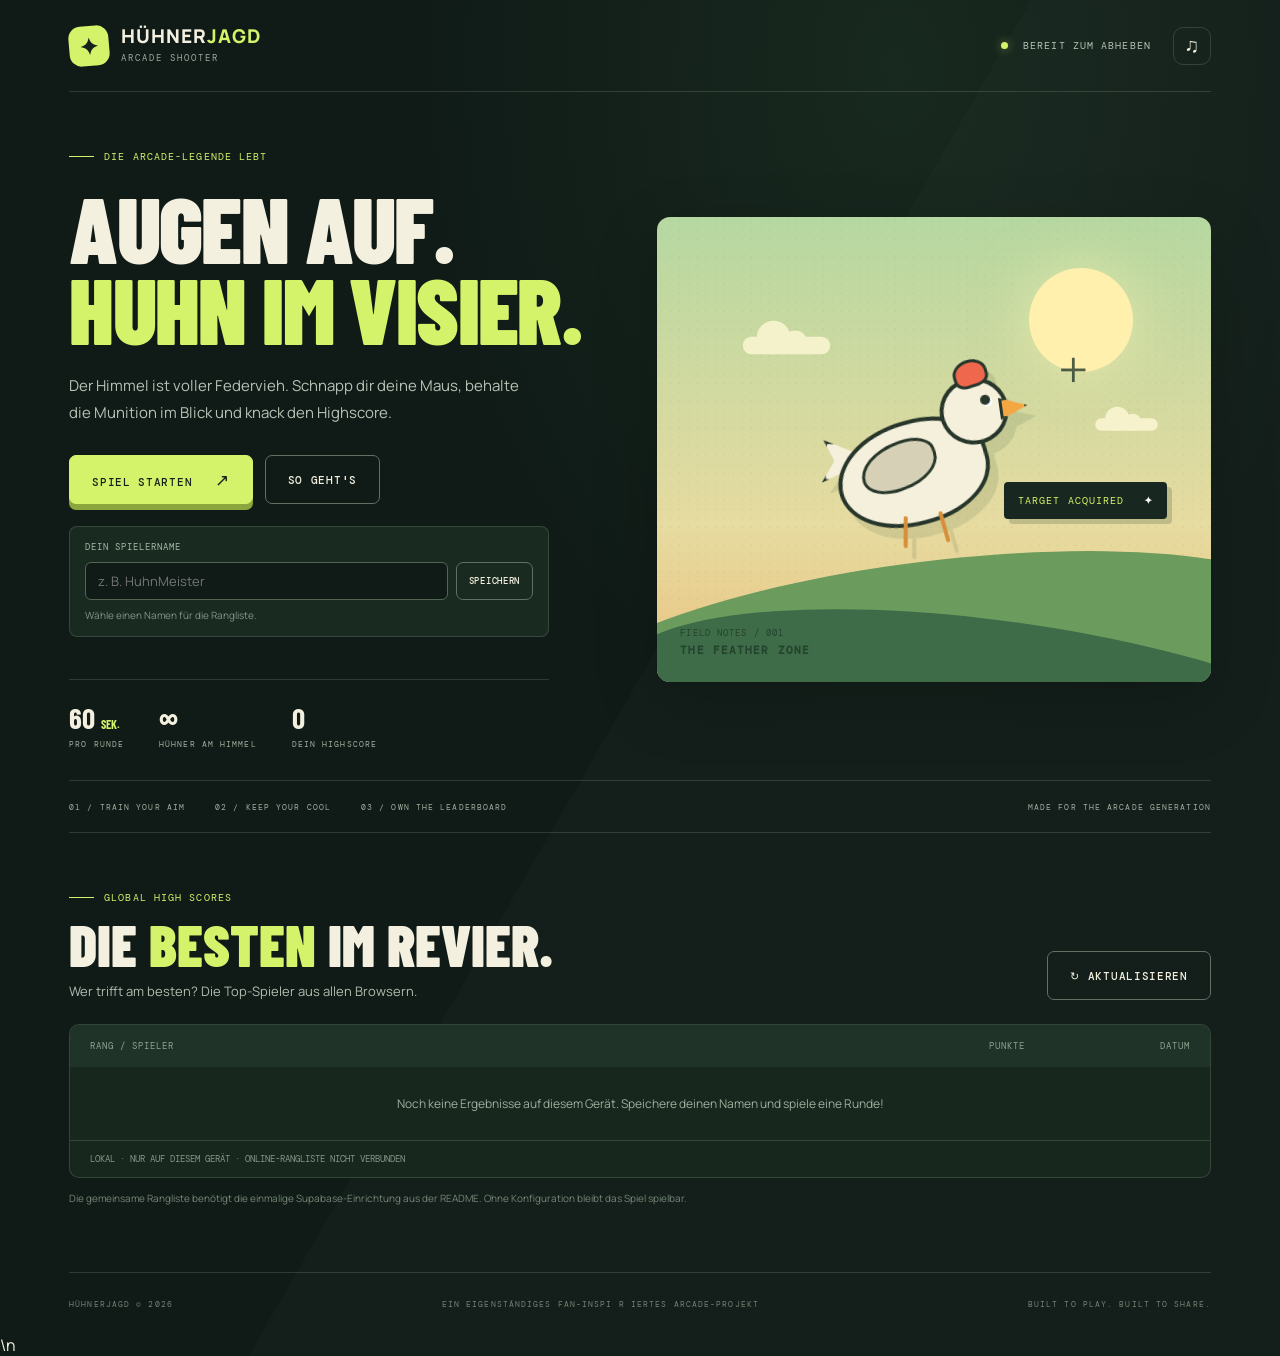
<file: index.html>
<!doctype html>
<html lang="de">
<head>
<meta charset="utf-8">
<meta name="viewport" content="width=device-width, initial-scale=1">
<meta name="theme-color" content="#14291f">
<title>HÜHNERJAGD — Browser Shooter</title>
<link rel="stylesheet" href="style.css">
</head>
<body>
<div class="app-shell">
  <header class="topbar">
    <a class="brand" href="#" aria-label="Hühnerjagd Startseite"><span class="brand-mark">✦</span><span>HÜHNER<span class="brand-accent">JAGD</span><small>ARCADE SHOOTER</small></span></a>
    <div class="top-actions"><span class="status"><i></i> BEREIT ZUM ABHEBEN</span><button id="soundToggle" class="icon-btn" title="Sound umschalten" aria-label="Sound umschalten">♫</button></div>
  </header>

  <main>
    <section id="homeScreen" class="hero">
      <div class="hero-copy">
        <div class="eyebrow"><span></span> DIE ARCADE-LEGENDE LEBT</div>
        <h1>Augen auf.<br><em>Huhn im Visier.</em></h1>
        <p class="intro">Der Himmel ist voller Federvieh. Schnapp dir deine Maus, behalte die Munition im Blick und knack den Highscore.</p>
        <div class="hero-buttons"><button id="playBtn" class="primary-btn">SPIEL STARTEN <span>↗</span></button><button id="howBtn" class="secondary-btn">SO GEHT'S</button></div>
        <div class="player-box">
          <label for="playerName">DEIN SPIELERNAME</label>
          <div class="player-entry"><input id="playerName" maxlength="18" autocomplete="nickname" placeholder="z. B. HuhnMeister"><button id="saveNameBtn" class="secondary-btn">SPEICHERN</button></div>
          <small id="nameStatus">Wähle einen Namen für die Rangliste.</small>
        </div>
        <div class="quick-stats"><div><strong>60 <small>SEK.</small></strong><span>PRO RUNDE</span></div><div><strong>∞</strong><span>HÜHNER AM HIMMEL</span></div><div><strong id="bestHome">0</strong><span>DEIN HIGHSCORE</span></div></div>
      </div>
      <div class="hero-art" aria-label="Illustration eines Cartoon-Huhns im Himmel">
        <div class="sun"></div><div class="cloud cloud-a"></div><div class="cloud cloud-b"></div>
        <div class="hill hill-back"></div><div class="hill hill-front"></div>
        <div class="bird-hero"><div class="bird-tail"></div><div class="bird-body"></div><div class="bird-wing"></div><div class="bird-head"></div><div class="bird-comb"></div><div class="bird-beak"></div><div class="bird-eye"></div><div class="bird-leg leg-a"></div><div class="bird-leg leg-b"></div></div>
        <div class="crosshair-art">+</div><div class="art-tag">TARGET ACQUIRED <b>✦</b></div>
        <div class="art-caption">FIELD NOTES / 001<br><strong>THE FEATHER ZONE</strong></div>
      </div>
      <div class="bottom-strip"><span>01 / TRAIN YOUR AIM</span><span>02 / KEEP YOUR COOL</span><span>03 / OWN THE LEADERBOARD</span><span class="strip-right">MADE FOR THE ARCADE GENERATION</span></div>
    </section>

    <section id="leaderboardSection" class="leaderboard-section">
      <div class="leaderboard-head">
        <div><p class="eyebrow"><span></span> GLOBAL HIGH SCORES</p><h2>Die <em>Besten</em> im Revier.</h2><p class="leaderboard-sub">Wer trifft am besten? Die Top-Spieler aus allen Browsern.</p></div>
        <button id="refreshLeaderboard" class="secondary-btn">↻ AKTUALISIEREN</button>
      </div>
      <div class="leaderboard-panel">
        <div class="leaderboard-columns"><span>RANG / SPIELER</span><span>PUNKTE</span><span>DATUM</span></div>
        <div id="leaderboardRows" class="leaderboard-rows"><div class="leaderboard-message">Leaderboard wird geladen …</div></div>
        <div id="leaderboardStatus" class="leaderboard-status">Verbinde mit der Online-Rangliste …</div>
      </div>
      <p class="leaderboard-note">Die gemeinsame Rangliste benötigt die einmalige Supabase-Einrichtung aus der README. Ohne Konfiguration bleibt das Spiel spielbar.</p>
    </section>

    <section id="howPanel" class="how-panel hidden">
      <button id="closeHow" class="close-btn" aria-label="Schließen">×</button>
      <p class="eyebrow">KURZES BRIEFING</p><h2>Einfach zielen. Clever treffen.</h2>
      <div class="how-grid"><div><b>01</b><h3>MAUS BEWEGEN</h3><p>Bewege das Fadenkreuz über das Spielfeld und behalte die Hühner im Auge.</p></div><div><b>02</b><h3>LINKSKLICK</h3><p>Jeder Schuss kostet Munition. Treffer bringen Punkte – schnelle Ziele oft mehr.</p></div><div><b>03</b><h3>NACHLADEN</h3><p>Drücke <kbd>R</kbd> oder klicke auf NACHLADEN. Schaffst du den Highscore in 60 Sekunden?</p></div></div>
        <button id="howPlayBtn" class="primary-btn">ALLES KLAR — LOS! <span>↗</span></button>
    </section>

    <section id="gameScreen" class="game-screen hidden">
      <div class="game-heading"><div><p class="eyebrow">LIVE RUN / ARCADE MODE</p><h2>Der Hühnerhimmel</h2></div><button id="pauseBtn" class="secondary-btn small-btn">Ⅱ PAUSE</button></div>
      <div class="hud">
        <div class="hud-card score-card"><span>PUNKTE</span><strong id="score">00000</strong></div>
        <div class="hud-card"><span>ZEIT</span><strong id="time">60<span>s</span></strong></div>
        <div class="hud-card"><span>TREFFERQUOTE</span><strong id="accuracy">—</strong></div>
        <div class="hud-card ammo-card"><span>MUNITION</span><strong id="ammo">● ● ● ● ● ●</strong><button id="reloadBtn">↻ NACHLADEN <kbd>R</kbd></button></div>
      </div>
      <div class="field-wrap">
        <canvas id="gameCanvas" width="1200" height="650" aria-label="Spielbereich: mit der Maus auf die Hühner zielen und klicken"></canvas>
        <div id="startOverlay" class="field-overlay"><div class="overlay-box"><span class="overlay-icon">✦</span><h3>READY, AIM, CLUCK!</h3><p>60 Sekunden. Ein Ziel nach dem anderen.</p><button id="fieldStartBtn" class="primary-btn">RUN STARTEN ↗</button></div></div>
        <div id="pauseOverlay" class="field-overlay hidden"><div class="overlay-box"><span class="overlay-icon">Ⅱ</span><h3>RUN PAUSIERT</h3><p>Die Hühner warten. Keine Eile.</p><button id="resumeBtn" class="primary-btn">WEITER SPIELEN ↗</button></div></div>
        <div id="gameOverOverlay" class="field-overlay hidden"><div class="overlay-box"><span class="overlay-icon">★</span><p class="eyebrow">RUN BEENDET</p><h3 id="resultTitle">GUT GEZIELT!</h3><strong id="finalScore" class="final-score">00000</strong><p id="resultText">Das war eine Runde.</p><button id="againBtn" class="primary-btn">NOCH EINE RUNDE ↗</button><button id="homeBtn" class="text-btn">ZUR STARTSEITE</button></div></div>
        <div class="field-tip">MOUSE AIM <span>•</span> CLICK TO SHOOT <span>•</span> R TO RELOAD</div>
      </div>
      <div class="game-footer"><span><i class="live-dot"></i> SIMULATION LÄUFT LOKAL</span><span>HIT = PUNKTE · MISS = MUNITION WEG</span><span id="shotsInfo">SCHÜSSE: 0</span></div>
    </section>
  </main>
  <footer class="site-footer"><span>HÜHNERJAGD © 2026</span><span>EIN EIGENSTÄNDIGES FAN-INSPI R IERTES ARCADE-PROJEKT</span><span>BUILT TO PLAY. BUILT TO SHARE.</span></footer>
</div>
<script src="config.js"></script>\n<script src="game.js"></script>
</body>
</html>
</file>
<file: style.css>
@import url('https://fonts.googleapis.com/css2?family=Barlow+Condensed:wght@500;600;700;800;900&family=DM+Mono:wght@400;500&family=Manrope:wght@400;500;600;700;800&display=swap');
:root{--bg:#101b17;--panel:#182820;--cream:#f4f0df;--muted:#a7b4a8;--lime:#d5f36a;--line:rgba(238,245,219,.14);--orange:#ff8b45}
*{box-sizing:border-box}body{margin:0;background:var(--bg);color:var(--cream);font-family:Manrope,Arial,sans-serif;min-height:100vh;background-image:radial-gradient(ellipse at 70% 5%,rgba(60,104,65,.18),transparent 38%),linear-gradient(120deg,transparent 50%,rgba(255,255,255,.015) 50%);}.app-shell{max-width:1440px;margin:auto;padding:0 5.4%}.topbar{height:92px;display:flex;align-items:center;justify-content:space-between;border-bottom:1px solid var(--line)}.brand{display:flex;align-items:center;gap:12px;text-decoration:none;color:var(--cream);font-weight:900;letter-spacing:1px;font-size:19px;line-height:1}.brand-mark{display:grid;place-items:center;width:40px;height:40px;background:var(--lime);color:#142319;border-radius:12px;font-size:23px;transform:rotate(-5deg)}.brand-accent{color:var(--lime)}.brand small{display:block;color:#9cab9d;font:9px 'DM Mono',monospace;letter-spacing:2px;margin-top:6px}.top-actions{display:flex;align-items:center;gap:22px}.status,.eyebrow,.bottom-strip,.quick-stats span,.hud-card>span,.game-footer,.site-footer,.field-tip,.art-caption,.art-tag{font-family:'DM Mono',monospace;letter-spacing:1.1px;font-size:10px}.status{color:#b6c4b6}.status i,.live-dot{display:inline-block;width:7px;height:7px;border-radius:50%;background:var(--lime);margin-right:8px;box-shadow:0 0 10px #d5f36a80}.icon-btn{border:1px solid var(--line);background:transparent;color:var(--cream);height:38px;width:38px;border-radius:10px;font-size:20px;cursor:pointer}.hero{min-height:630px;display:grid;grid-template-columns:1fr 1.02fr;align-items:center;gap:4%;position:relative;padding:58px 0 83px}.hero-copy{position:relative;z-index:2}.eyebrow{color:var(--lime);display:flex;align-items:center;gap:10px}.eyebrow span{width:25px;height:1px;background:var(--lime)}h1,h2,h3,p{margin-top:0}h1{font-family:'Barlow Condensed',Impact,sans-serif;text-transform:uppercase;font-size:clamp(60px,7.2vw,100px);line-height:.88;letter-spacing:-1.6px;margin:24px 0 23px;font-weight:900}h1 em{font-style:normal;color:var(--lime)}.intro{font-size:15px;color:#b7c2b6;line-height:1.8;max-width:460px;margin-bottom:29px}.hero-buttons{display:flex;gap:12px;flex-wrap:wrap}.primary-btn,.secondary-btn{font-family:'DM Mono',monospace;letter-spacing:.7px;font-size:11px;font-weight:500;min-height:49px;padding:0 22px;border-radius:7px;cursor:pointer;transition:transform .18s,filter .18s}.primary-btn{background:var(--lime);color:#152219;border:1px solid var(--lime);box-shadow:0 6px 0 #8ba63c}.primary-btn span{font-size:17px;margin-left:15px}.primary-btn:hover,.secondary-btn:hover{transform:translateY(-2px);filter:brightness(1.06)}.secondary-btn{background:transparent;color:var(--cream);border:1px solid #607063}.quick-stats{display:flex;gap:35px;margin-top:42px;padding-top:23px;border-top:1px solid var(--line);max-width:480px}.quick-stats div{display:flex;flex-direction:column;gap:7px}.quick-stats strong{font-family:'Barlow Condensed',sans-serif;font-size:29px;line-height:1}.quick-stats strong small{font-size:12px;color:var(--lime)}.quick-stats span{color:#9eafa0;font-size:8px}.hero-art{height:465px;position:relative;overflow:hidden;border-radius:13px;background:linear-gradient(180deg,#b6d8a1 0%,#e7dba0 67%,#e9c17e 100%);box-shadow:0 20px 65px #0003;isolation:isolate}.hero-art:before{content:"";position:absolute;inset:0;background-image:radial-gradient(#354d3612 1px,transparent 1px);background-size:9px 9px;opacity:.7}.sun{position:absolute;width:104px;height:104px;border-radius:50%;background:#fff0ad;right:14%;top:11%;box-shadow:0 0 55px #fff5b380}.cloud{position:absolute;width:125px;height:25px;background:#fff9d6;border-radius:30px;opacity:.8}.cloud:before,.cloud:after{content:"";position:absolute;background:inherit;border-radius:50%;bottom:0}.cloud:before{width:48px;height:48px;left:20px}.cloud:after{width:34px;height:34px;left:58px}.cloud-a{top:25%;left:12%;transform:scale(.7)}.cloud-b{top:42%;right:4%;transform:scale(.5)}.hill{position:absolute;width:140%;height:43%;bottom:-20%;border-radius:50% 50% 0 0}.hill-back{background:#6b9b5d;left:-20%;bottom:-17%;transform:rotate(-7deg)}.hill-front{background:#3e6c49;left:-7%;bottom:-30%;transform:rotate(8deg)}.bird-hero{position:absolute;left:26%;top:31%;width:245px;height:200px;transform:rotate(-8deg);filter:drop-shadow(7px 12px 0 #30442c20);animation:bob 3s ease-in-out infinite}.bird-body{position:absolute;left:34px;top:58px;width:154px;height:105px;background:#f5f0dc;border:4px solid #27362a;border-radius:53% 47% 48% 51%;transform:rotate(-8deg)}.bird-head{position:absolute;left:145px;top:24px;width:69px;height:67px;background:#f5f0dc;border:4px solid #27362a;border-radius:50%}.bird-wing{position:absolute;left:58px;top:78px;width:79px;height:48px;background:#d6d0b6;border:3px solid #27362a;border-radius:60% 40% 55% 45%;transform:rotate(-12deg)}.bird-tail{position:absolute;left:22px;top:69px;width:48px;height:43px;background:#f5f0dc;border:4px solid #27362a;clip-path:polygon(100% 40%,0 0,25% 48%,0 100%);transform:rotate(10deg)}.bird-comb{position:absolute;z-index:2;left:163px;top:6px;width:35px;height:28px;background:#ef684e;border:3px solid #27362a;border-radius:50% 50% 35% 35%;transform:rotate(-10deg)}.bird-beak{position:absolute;left:205px;top:48px;width:28px;height:22px;background:#f3a642;border:3px solid #27362a;clip-path:polygon(0 0,100% 50%,0 100%)}.bird-eye{position:absolute;z-index:3;left:187px;top:43px;width:10px;height:10px;background:#27362a;border-radius:50%;box-shadow:2px 2px 0 #fff}.bird-leg{position:absolute;top:152px;width:4px;height:32px;background:#d78e38;border-radius:4px}.leg-a{left:93px;transform:rotate(8deg)}.leg-b{left:132px;transform:rotate(-8deg)}.crosshair-art{position:absolute;top:25%;right:22%;font-size:53px;color:#24392a;font-weight:300;opacity:.8}.art-tag{position:absolute;right:8%;top:57%;background:#182820;color:#d7f36a;padding:12px 14px;border-radius:4px;box-shadow:5px 5px 0 #263e2c33}.art-tag b{margin-left:12px;color:#fff}.art-caption{position:absolute;bottom:21px;left:23px;color:#24432c;line-height:1.8;font-size:9px}.art-caption strong{font-size:11px}.bottom-strip{position:absolute;bottom:0;left:0;right:0;min-height:52px;border-top:1px solid var(--line);display:flex;align-items:center;gap:30px;color:#9eafa0;font-size:8px}.strip-right{margin-left:auto}.site-footer{border-top:1px solid var(--line);min-height:62px;display:flex;align-items:center;justify-content:space-between;gap:15px;color:#718274;font-size:8px}.hidden{display:none!important}.how-panel{position:relative;background:#192a20;border:1px solid var(--line);border-radius:12px;padding:40px;margin:45px 0}.how-panel h2,.game-heading h2{font-family:'Barlow Condensed',Impact,sans-serif;text-transform:uppercase;font-size:45px;margin:12px 0 27px}.close-btn{position:absolute;right:20px;top:18px;border:1px solid var(--line);background:transparent;color:var(--cream);border-radius:7px;font-size:25px;width:38px;height:38px;cursor:pointer}.how-grid{display:grid;grid-template-columns:repeat(3,1fr);gap:28px;margin-bottom:30px}.how-grid>div{border-top:1px solid #536552;padding-top:17px}.how-grid b{font-family:'DM Mono',monospace;color:var(--lime);font-size:12px}.how-grid h3{font-size:12px;letter-spacing:1px;margin:15px 0 8px}.how-grid p{font-size:13px;color:#aab9ab;line-height:1.7}.game-screen{padding:37px 0 45px}.game-heading{display:flex;align-items:center;justify-content:space-between;margin-bottom:20px}.game-heading h2{margin:9px 0 0;font-size:43px}.small-btn{min-height:39px;padding:0 15px}.hud{display:grid;grid-template-columns:1fr 1fr 1fr 1.35fr;gap:10px;margin-bottom:14px}.hud-card{background:#1a2a21;border:1px solid var(--line);border-radius:8px;padding:14px 17px;min-height:91px}.hud-card>span{display:block;color:#95a797;font-size:9px;margin-bottom:10px}.hud-card strong{font-family:'Barlow Condensed',sans-serif;font-size:30px;letter-spacing:1px}.score-card strong{color:var(--lime)}.hud-card strong span{font-size:15px;color:#aab9ab}.ammo-card{position:relative}.ammo-card strong{font-family:Manrope,sans-serif;font-size:16px;letter-spacing:2px;color:var(--orange);display:block;white-space:nowrap}.ammo-card button{position:absolute;right:12px;bottom:13px;background:transparent;color:var(--lime);border:0;font:10px 'DM Mono',monospace;cursor:pointer}.ammo-card kbd,kbd{font:10px 'DM Mono',monospace;color:#a5b6a5;border:1px solid #516253;padding:2px 4px;border-radius:3px}.field-wrap{position:relative;border:1px solid #526a51;border-radius:10px;overflow:hidden;background:#b8d8a4;cursor:none}.field-wrap canvas{display:block;width:100%;height:auto;aspect-ratio:1200/650}.field-tip{position:absolute;bottom:12px;left:15px;color:#203e2b;font-size:9px;pointer-events:none;text-shadow:0 1px 0 #fff5}.field-tip span{padding:0 6px;color:#4e7a47}.field-overlay{position:absolute;inset:0;background:#0e1d16b8;display:grid;place-items:center;cursor:default;backdrop-filter:blur(4px)}.overlay-box{text-align:center;padding:25px;max-width:440px}.overlay-icon{display:inline-grid;place-items:center;width:47px;height:47px;border:1px solid #d5f36a55;border-radius:14px;color:var(--lime);font-size:24px;margin-bottom:15px}.overlay-box h3{font:800 39px/.95 'Barlow Condensed',sans-serif;margin:0 0 12px}.overlay-box p{color:#b8c6b9;font-size:13px;line-height:1.6}.overlay-box .primary-btn{margin-top:10px}.final-score{display:block;font:800 60px 'Barlow Condensed',sans-serif;color:var(--lime);margin:8px 0}.text-btn{display:block;margin:16px auto 0;background:none;border:0;color:#bac9b9;font:10px 'DM Mono',monospace;cursor:pointer}.game-footer{display:flex;justify-content:space-between;gap:15px;color:#819383;font-size:8px;padding-top:15px}@keyframes bob{0%,100%{transform:translateY(0) rotate(-8deg)}50%{transform:translateY(-9px) rotate(-5deg)}}@media(max-width:900px){.app-shell{padding:0 4%}.hero{grid-template-columns:1fr 1fr;gap:2%;min-height:580px}.hero-art{height:390px}.bird-hero{transform:scale(.8) rotate(-8deg);transform-origin:left top;left:18%;top:32%}.bottom-strip{gap:13px}.strip-right{display:none}.hud{grid-template-columns:repeat(3,1fr)}.ammo-card{grid-column:1/-1;min-height:70px}.ammo-card button{bottom:25px}.site-footer span:nth-child(2){display:none}}@media(max-width:620px){.topbar{height:72px}.status{display:none}.hero{display:flex;flex-direction:column;align-items:stretch;padding:43px 0 78px;gap:28px}.hero-copy{order:1}.hero-art{order:2;height:300px}.bird-hero{transform:scale(.72) rotate(-8deg);left:19%;top:29%}.hero h1{font-size:68px}.intro{font-size:14px}.quick-stats{gap:20px;margin-top:30px}.quick-stats span{font-size:7px}.bottom-strip{font-size:7px;gap:10px;flex-wrap:wrap;padding:10px 0}.how-panel{padding:28px 20px;margin:25px 0}.how-panel h2{font-size:36px;padding-right:20px}.how-grid{grid-template-columns:1fr;gap:15px}.how-grid>div{padding-top:12px}.game-screen{padding-top:26px}.game-heading h2{font-size:34px}.hud{grid-template-columns:1fr 1fr;gap:7px}.hud-card{padding:12px;min-height:78px}.hud-card strong{font-size:26px}.ammo-card{grid-column:1/-1}.field-wrap canvas{aspect-ratio:4/3}.game-footer{flex-wrap:wrap;line-height:1.6}.game-footer span:nth-child(2){display:none}.overlay-box h3{font-size:32px}.site-footer{font-size:7px}.site-footer span:last-child{display:none}}

/* Player name + global leaderboard */
.player-box{margin-top:22px;max-width:480px;padding:14px 15px;background:#192a20;border:1px solid var(--line);border-radius:8px}
.player-box label{display:block;color:#a9b9a8;font:9px 'DM Mono',monospace;letter-spacing:1px;margin-bottom:9px}
.player-entry{display:flex;gap:8px}
.player-entry input{min-width:0;flex:1;background:#101b17;border:1px solid #536653;border-radius:6px;color:var(--cream);font:13px Manrope,sans-serif;padding:0 12px;outline:none}
.player-entry input:focus{border-color:var(--lime)}
.player-entry .secondary-btn{min-height:38px;padding:0 12px;font-size:9px;white-space:nowrap}
.player-box small{display:block;color:#839686;font-size:10px;margin-top:8px}
.leaderboard-section{padding:58px 0 65px;border-top:1px solid var(--line)}
.leaderboard-head{display:flex;justify-content:space-between;align-items:end;gap:20px;margin-bottom:24px}
.leaderboard-head h2{font:900 clamp(38px,5vw,58px)/.95 'Barlow Condensed',Impact,sans-serif;text-transform:uppercase;margin:13px 0 10px}
.leaderboard-head h2 em{font-style:normal;color:var(--lime)}
.leaderboard-sub{color:#aebdaf;font-size:13px;margin:0}
.leaderboard-panel{border:1px solid var(--line);border-radius:10px;overflow:hidden;background:#17271e}
.leaderboard-columns,.leaderboard-row{display:grid;grid-template-columns:1fr 110px 150px;gap:15px;align-items:center;padding:15px 20px}
.leaderboard-columns{background:#203328;color:#8fa392;font:9px 'DM Mono',monospace;letter-spacing:1px}
.leaderboard-columns span:nth-child(2),.leaderboard-columns span:nth-child(3){text-align:right}
.leaderboard-row{border-top:1px solid var(--line);min-height:67px}
.leaderboard-player{display:flex;align-items:center;gap:13px;min-width:0}
.rank-number{width:32px;height:32px;display:grid;place-items:center;border-radius:8px;background:#263b2d;color:#c4d1c1;font:700 12px 'DM Mono',monospace;flex:none}
.leaderboard-row.rank-1 .rank-number{background:#d5f36a;color:#18271d}
.leaderboard-row.rank-2 .rank-number{background:#c8d2ce;color:#18271d}
.leaderboard-row.rank-3 .rank-number{background:#d89b68;color:#18271d}
.player-avatar{width:32px;height:32px;border-radius:50%;display:grid;place-items:center;background:#344d39;color:var(--lime);font-weight:800;font-size:12px;flex:none}
.leaderboard-name{font-weight:800;font-size:13px;overflow:hidden;text-overflow:ellipsis;white-space:nowrap}
.leaderboard-you{font:8px 'DM Mono',monospace;color:var(--lime);margin-left:8px;white-space:nowrap}
.leaderboard-score{text-align:right;font:800 23px 'Barlow Condensed',sans-serif;color:var(--lime)}
.leaderboard-date{text-align:right;font:10px 'DM Mono',monospace;color:#92a394}
.leaderboard-message{text-align:center;padding:28px 15px;color:#9daf9e;font-size:12px}
.leaderboard-status{border-top:1px solid var(--line);padding:12px 20px;color:#839686;font:9px 'DM Mono',monospace}
.leaderboard-note{font-size:10px;line-height:1.7;color:#758778;margin:12px 0 0}
@media(max-width:620px){.leaderboard-section{padding:38px 0}.leaderboard-head{align-items:start;flex-direction:column}.leaderboard-head .secondary-btn{min-height:38px}.leaderboard-columns,.leaderboard-row{grid-template-columns:1fr 72px;gap:8px;padding:12px}.leaderboard-columns span:last-child,.leaderboard-date{display:none}.leaderboard-score{font-size:21px}.player-entry .secondary-btn{padding:0 9px}}
</file>
